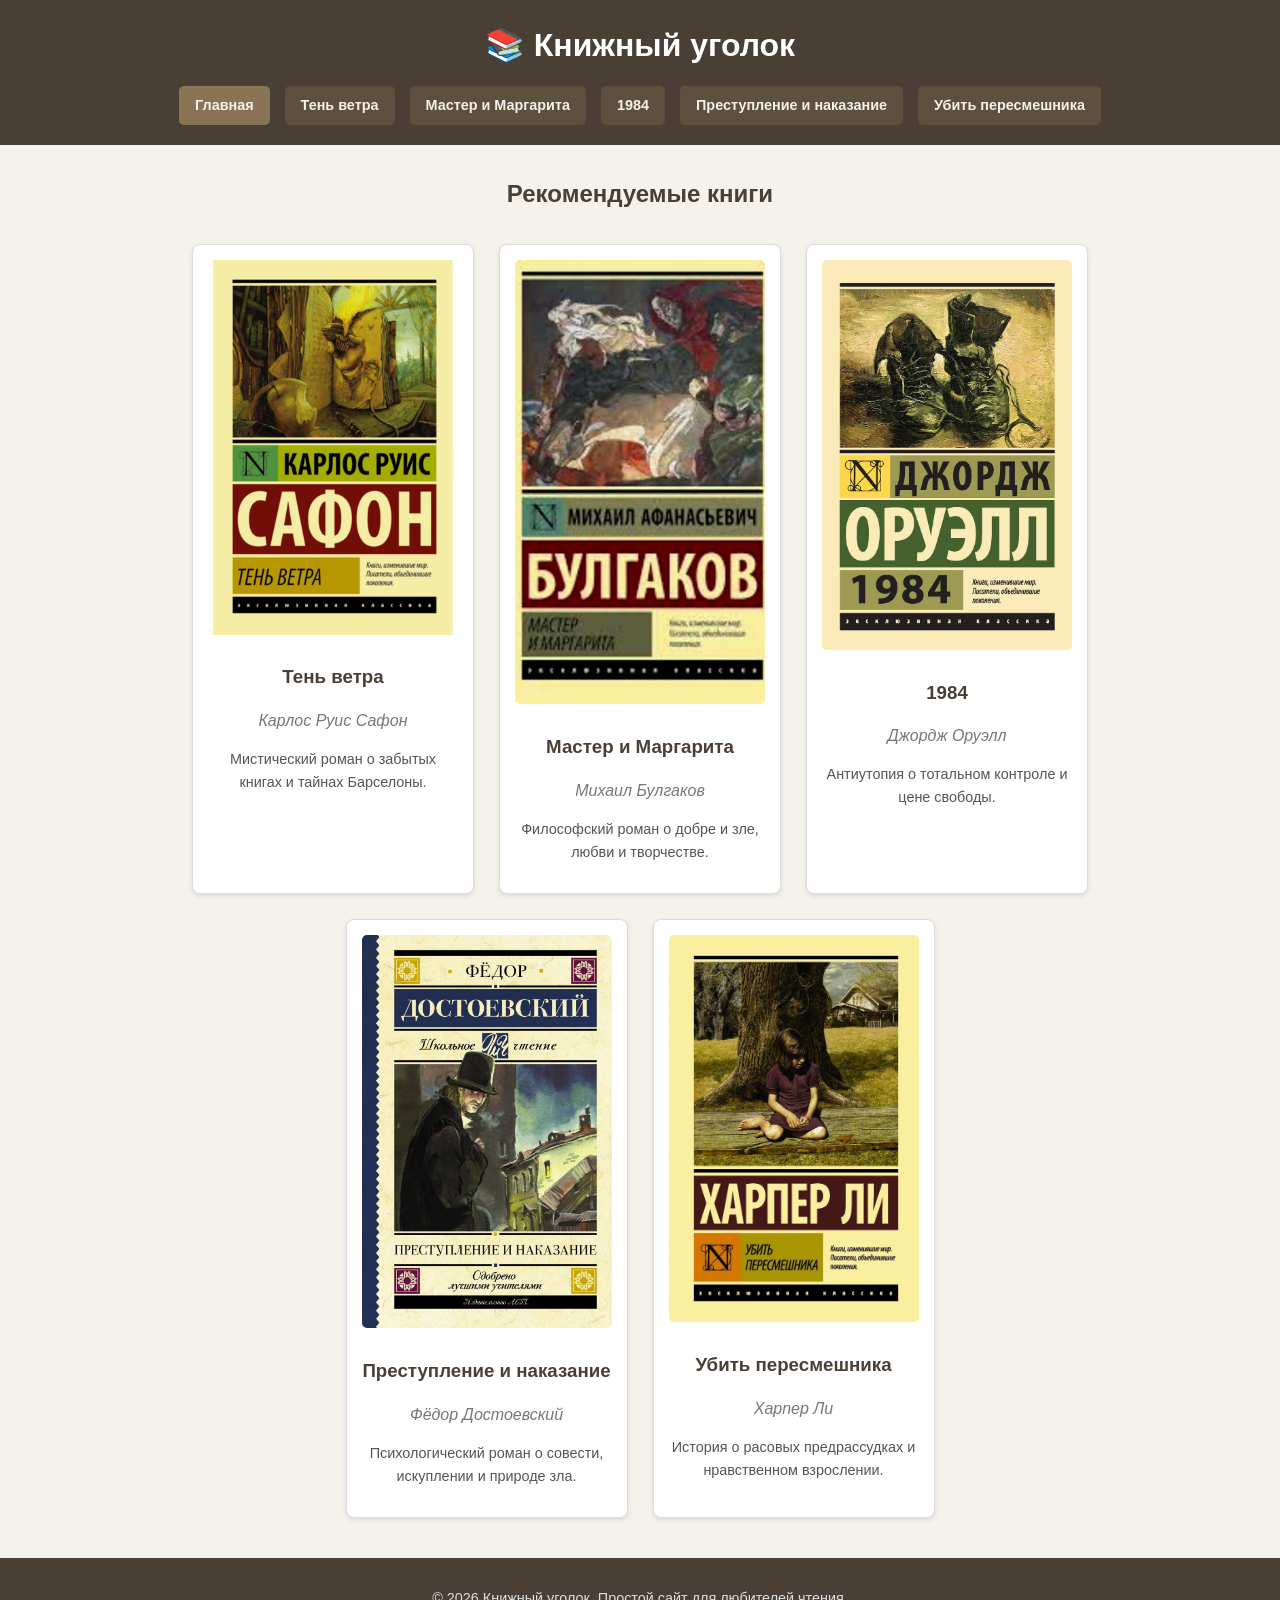
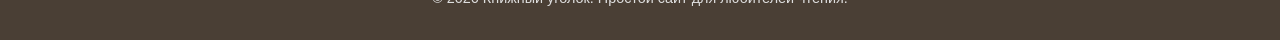
<file: index.html>
<!DOCTYPE html>
<html lang="ru">
<head>
    <meta charset="UTF-8">
    <meta name="viewport" content="width=device-width, initial-scale=1.0">
    <title>Главная | Книжный уголок</title>
    <link rel="stylesheet" href="style.css">
</head>
<body>
    <header class="site-header">
        <h1 class="site-title">📚 Книжный уголок</h1>
        <nav class="main-nav">
            <a href="index.html" class="nav-link active">Главная</a>
            <a href="book1.html" class="nav-link">Тень ветра</a>
            <a href="book2.html" class="nav-link">Мастер и Маргарита</a>
            <a href="book3.html" class="nav-link">1984</a>
            <a href="book4.html" class="nav-link">Преступление и наказание</a>
            <a href="book5.html" class="nav-link">Убить пересмешника</a>
        </nav>
    </header>

    <main class="container">
        <section class="book-list">
            <h2>Рекомендуемые книги</h2>
            <div class="books-grid">
                <!-- Карточка 1 -->
                <a href="book1.html" class="book-card">
                    <img src="images/book1.jpg" alt="Обложка Тень ветра">
                    <h3>Тень ветра</h3>
                    <p class="author">Карлос Руис Сафон</p>
                    <p class="description">Мистический роман о забытых книгах и тайнах Барселоны.</p>
                </a>
                <!-- Карточка 2 -->
                <a href="book2.html" class="book-card">
                    <img src="images/book2.jpg" alt="Обложка Мастер и Маргарита">
                    <h3>Мастер и Маргарита</h3>
                    <p class="author">Михаил Булгаков</p>
                    <p class="description">Философский роман о добре и зле, любви и творчестве.</p>
                </a>
                <!-- Карточка 3 -->
                <a href="book3.html" class="book-card">
                    <img src="images/book3.jpg" alt="Обложка 1984">
                    <h3>1984</h3>
                    <p class="author">Джордж Оруэлл</p>
                    <p class="description">Антиутопия о тотальном контроле и цене свободы.</p>
                </a>
                <!-- Карточка 4 -->
                <a href="book4.html" class="book-card">
                    <img src="images/book4.jpg" alt="Обложка Преступление и наказание">
                    <h3>Преступление и наказание</h3>
                    <p class="author">Фёдор Достоевский</p>
                    <p class="description">Психологический роман о совести, искуплении и природе зла.</p>
                </a>
                <!-- Карточка 5 -->
                <a href="book5.html" class="book-card">
                    <img src="images/book5.jpg" alt="Обложка Убить пересмешника">
                    <h3>Убить пересмешника</h3>
                    <p class="author">Харпер Ли</p>
                    <p class="description">История о расовых предрассудках и нравственном взрослении.</p>
                </a>
            </div>
        </section>
    </main>

    <footer class="site-footer">
        <p>© 2026 Книжный уголок. Простой сайт для любителей чтения.</p>
    </footer>
</body>
</html>
</file>
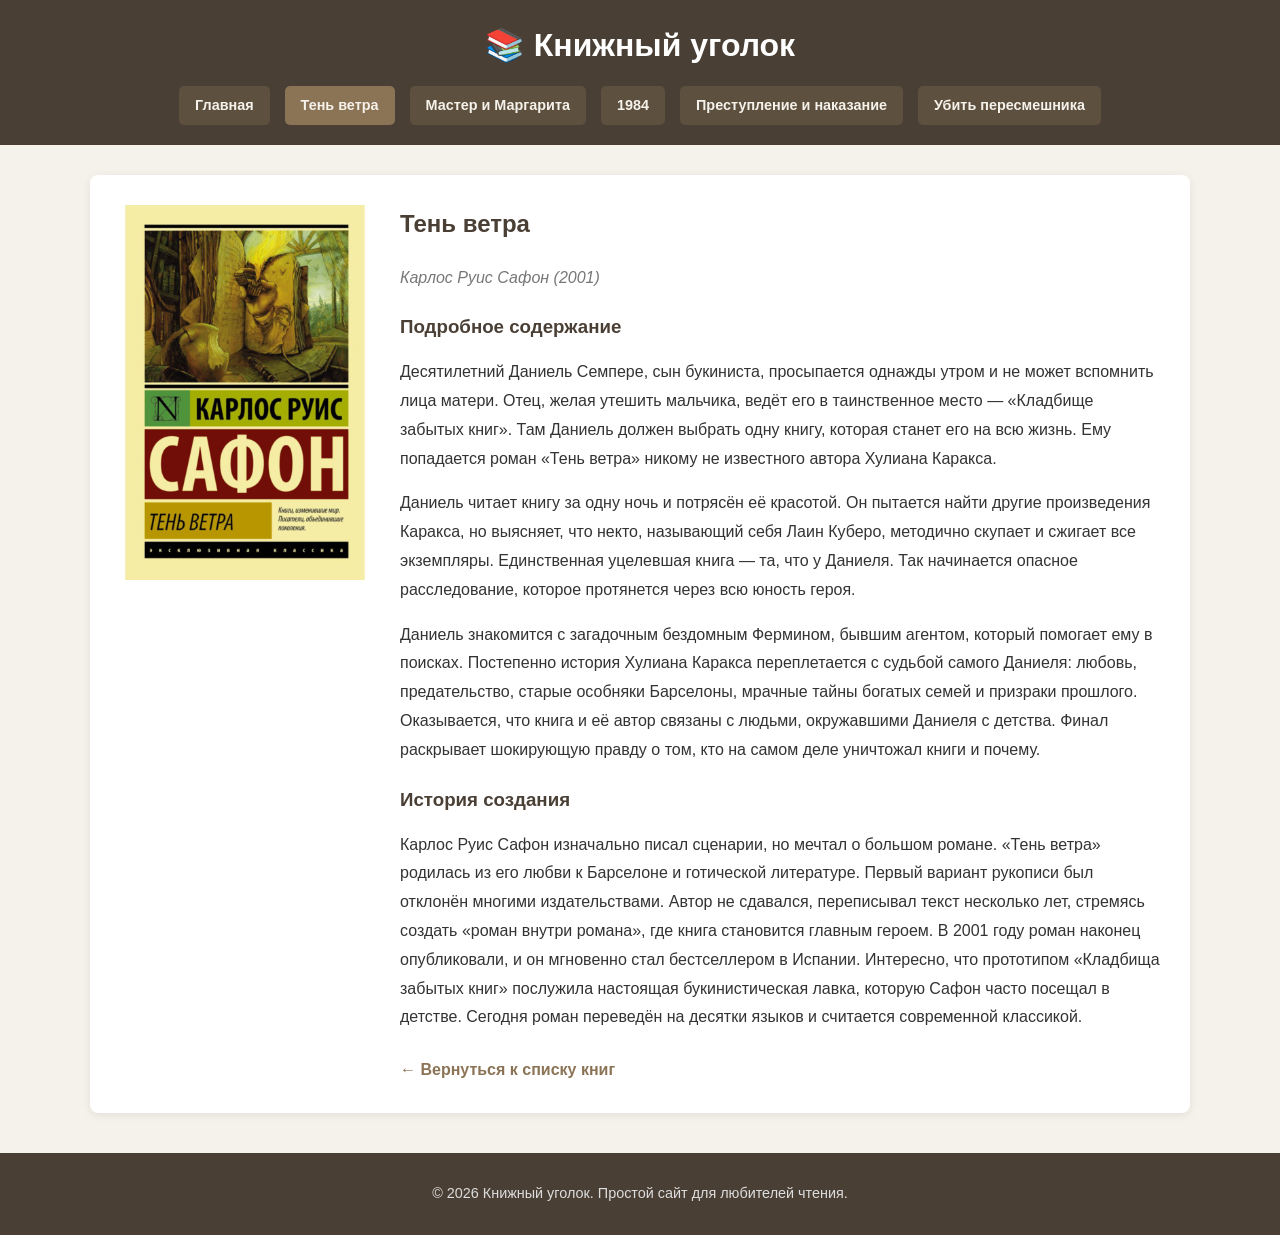
<file: book1.html>
<!DOCTYPE html>
<html lang="ru">
<head>
    <meta charset="UTF-8">
    <meta name="viewport" content="width=device-width, initial-scale=1.0">
    <title>Тень ветра | Книжный уголок</title>
    <link rel="stylesheet" href="style.css">
</head>
<body>
    <header class="site-header">
        <h1 class="site-title">📚 Книжный уголок</h1>
        <nav class="main-nav">
            <a href="index.html" class="nav-link">Главная</a>
            <a href="book1.html" class="nav-link active">Тень ветра</a>
            <a href="book2.html" class="nav-link">Мастер и Маргарита</a>
            <a href="book3.html" class="nav-link">1984</a>
            <a href="book4.html" class="nav-link">Преступление и наказание</a>
            <a href="book5.html" class="nav-link">Убить пересмешника</a>
        </nav>
    </header>

    <main class="container">
        <article class="book-detail">
            <img src="images/book1.jpg" alt="Обложка Тень ветра" class="book-cover">
            <div class="book-info">
                <h2>Тень ветра</h2>
                <p class="author">Карлос Руис Сафон (2001)</p>
                
                <h3>Подробное содержание</h3>
                <p>Десятилетний Даниель Семпере, сын букиниста, просыпается однажды утром и не может вспомнить лица матери. Отец, желая утешить мальчика, ведёт его в таинственное место — «Кладбище забытых книг». Там Даниель должен выбрать одну книгу, которая станет его на всю жизнь. Ему попадается роман «Тень ветра» никому не известного автора Хулиана Каракса.</p>
                <p>Даниель читает книгу за одну ночь и потрясён её красотой. Он пытается найти другие произведения Каракса, но выясняет, что некто, называющий себя Лаин Куберо, методично скупает и сжигает все экземпляры. Единственная уцелевшая книга — та, что у Даниеля. Так начинается опасное расследование, которое протянется через всю юность героя.</p>
                <p>Даниель знакомится с загадочным бездомным Фермином, бывшим агентом, который помогает ему в поисках. Постепенно история Хулиана Каракса переплетается с судьбой самого Даниеля: любовь, предательство, старые особняки Барселоны, мрачные тайны богатых семей и призраки прошлого. Оказывается, что книга и её автор связаны с людьми, окружавшими Даниеля с детства. Финал раскрывает шокирующую правду о том, кто на самом деле уничтожал книги и почему.</p>

                <h3>История создания</h3>
                <p>Карлос Руис Сафон изначально писал сценарии, но мечтал о большом романе. «Тень ветра» родилась из его любви к Барселоне и готической литературе. Первый вариант рукописи был отклонён многими издательствами. Автор не сдавался, переписывал текст несколько лет, стремясь создать «роман внутри романа», где книга становится главным героем. В 2001 году роман наконец опубликовали, и он мгновенно стал бестселлером в Испании. Интересно, что прототипом «Кладбища забытых книг» послужила настоящая букинистическая лавка, которую Сафон часто посещал в детстве. Сегодня роман переведён на десятки языков и считается современной классикой.</p>

                <a href="index.html" class="back-link">← Вернуться к списку книг</a>
            </div>
        </article>
    </main>

    <footer class="site-footer">
        <p>© 2026 Книжный уголок. Простой сайт для любителей чтения.</p>
    </footer>
</body>
</html>
</file>
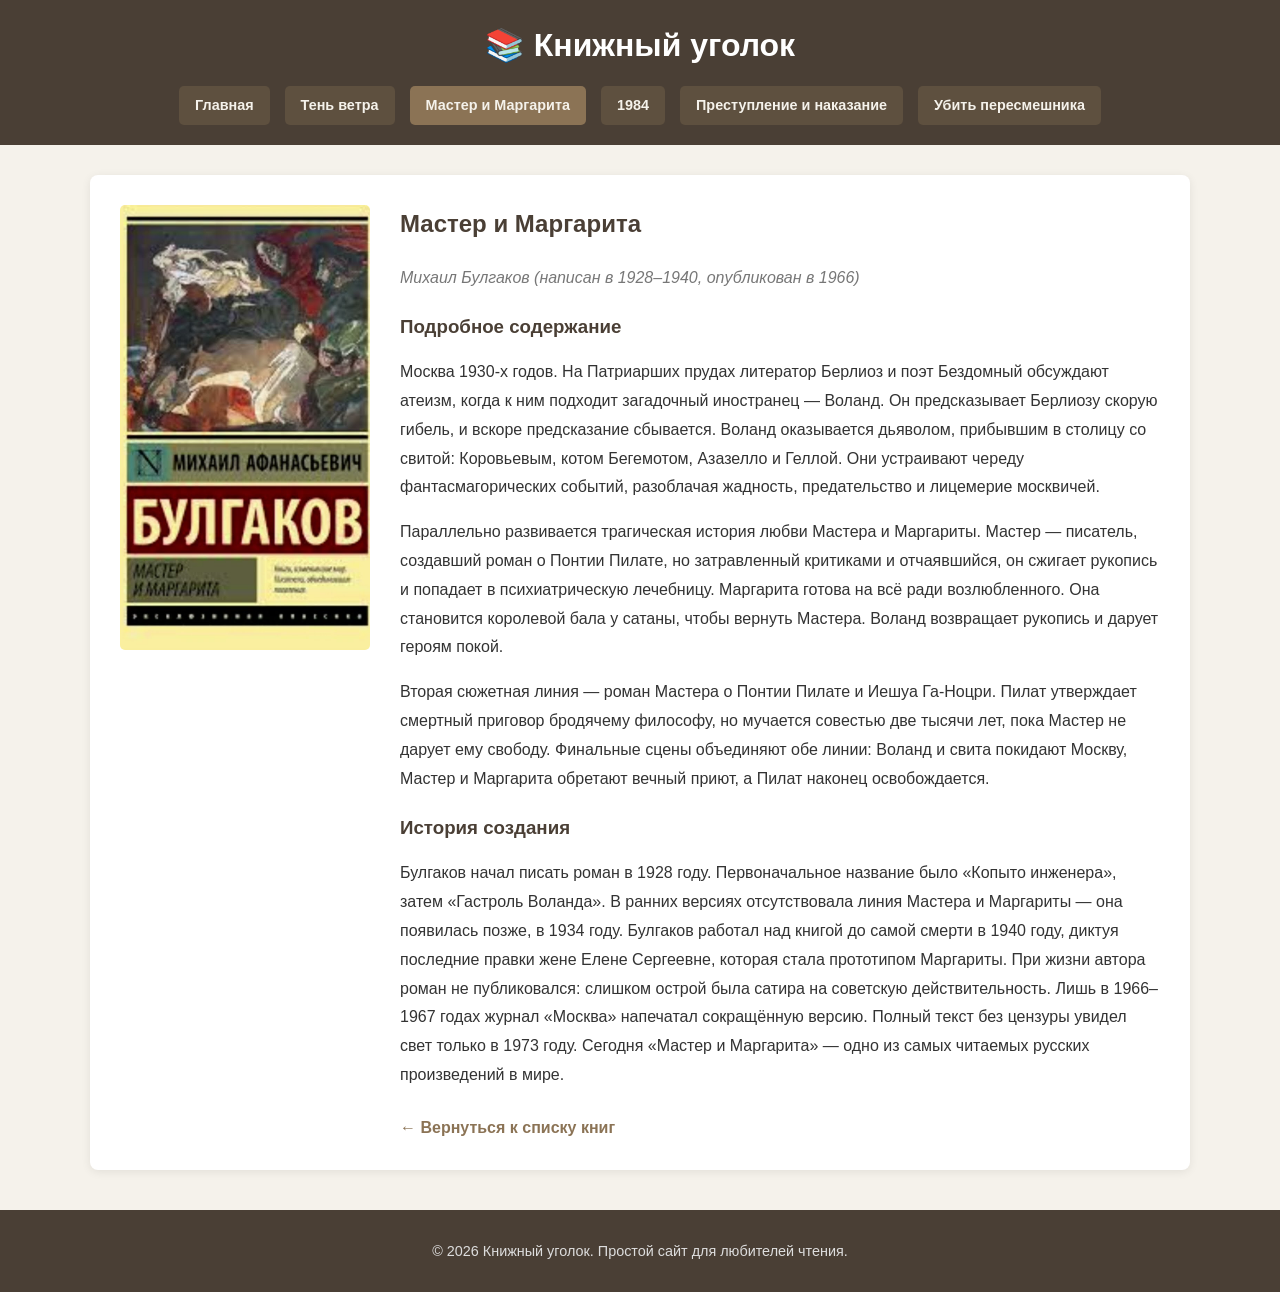
<file: book2.html>
<!DOCTYPE html>
<html lang="ru">
<head>
    <meta charset="UTF-8">
    <meta name="viewport" content="width=device-width, initial-scale=1.0">
    <title>Мастер и Маргарита | Книжный уголок</title>
    <link rel="stylesheet" href="style.css">
</head>
<body>
    <header class="site-header">
        <h1 class="site-title">📚 Книжный уголок</h1>
        <nav class="main-nav">
            <a href="index.html" class="nav-link">Главная</a>
            <a href="book1.html" class="nav-link">Тень ветра</a>
            <a href="book2.html" class="nav-link active">Мастер и Маргарита</a>
            <a href="book3.html" class="nav-link">1984</a>
            <a href="book4.html" class="nav-link">Преступление и наказание</a>
            <a href="book5.html" class="nav-link">Убить пересмешника</a>
        </nav>
    </header>

    <main class="container">
        <article class="book-detail">
            <img src="images/book2.jpg" alt="Обложка Мастер и Маргарита" class="book-cover">
            <div class="book-info">
                <h2>Мастер и Маргарита</h2>
                <p class="author">Михаил Булгаков (написан в 1928–1940, опубликован в 1966)</p>

                <h3>Подробное содержание</h3>
                <p>Москва 1930‑х годов. На Патриарших прудах литератор Берлиоз и поэт Бездомный обсуждают атеизм, когда к ним подходит загадочный иностранец — Воланд. Он предсказывает Берлиозу скорую гибель, и вскоре предсказание сбывается. Воланд оказывается дьяволом, прибывшим в столицу со свитой: Коровьевым, котом Бегемотом, Азазелло и Геллой. Они устраивают череду фантасмагорических событий, разоблачая жадность, предательство и лицемерие москвичей.</p>
                <p>Параллельно развивается трагическая история любви Мастера и Маргариты. Мастер — писатель, создавший роман о Понтии Пилате, но затравленный критиками и отчаявшийся, он сжигает рукопись и попадает в психиатрическую лечебницу. Маргарита готова на всё ради возлюбленного. Она становится королевой бала у сатаны, чтобы вернуть Мастера. Воланд возвращает рукопись и дарует героям покой.</p>
                <p>Вторая сюжетная линия — роман Мастера о Понтии Пилате и Иешуа Га-Ноцри. Пилат утверждает смертный приговор бродячему философу, но мучается совестью две тысячи лет, пока Мастер не дарует ему свободу. Финальные сцены объединяют обе линии: Воланд и свита покидают Москву, Мастер и Маргарита обретают вечный приют, а Пилат наконец освобождается.</p>

                <h3>История создания</h3>
                <p>Булгаков начал писать роман в 1928 году. Первоначальное название было «Копыто инженера», затем «Гастроль Воланда». В ранних версиях отсутствовала линия Мастера и Маргариты — она появилась позже, в 1934 году. Булгаков работал над книгой до самой смерти в 1940 году, диктуя последние правки жене Елене Сергеевне, которая стала прототипом Маргариты. При жизни автора роман не публиковался: слишком острой была сатира на советскую действительность. Лишь в 1966–1967 годах журнал «Москва» напечатал сокращённую версию. Полный текст без цензуры увидел свет только в 1973 году. Сегодня «Мастер и Маргарита» — одно из самых читаемых русских произведений в мире.</p>

                <a href="index.html" class="back-link">← Вернуться к списку книг</a>
            </div>
        </article>
    </main>

    <footer class="site-footer">
        <p>© 2026 Книжный уголок. Простой сайт для любителей чтения.</p>
    </footer>
</body>
</html>
</file>
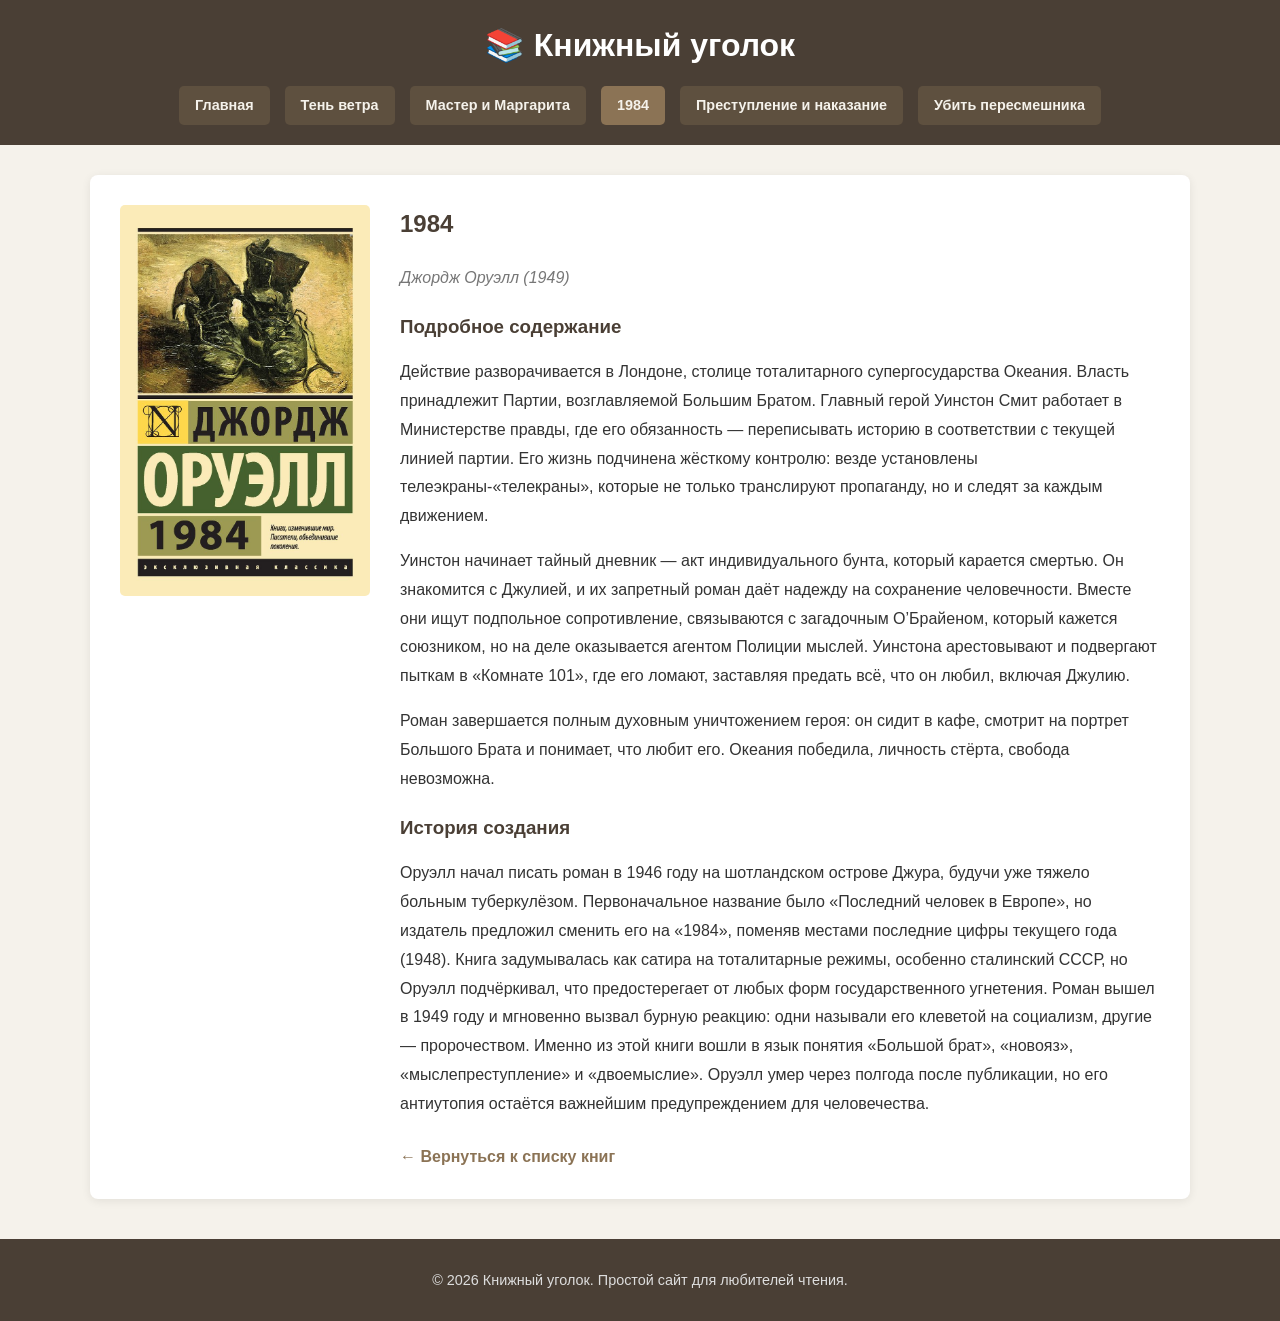
<file: book3.html>
<!DOCTYPE html>
<html lang="ru">
<head>
    <meta charset="UTF-8">
    <meta name="viewport" content="width=device-width, initial-scale=1.0">
    <title>1984 | Книжный уголок</title>
    <link rel="stylesheet" href="style.css">
</head>
<body>
    <header class="site-header">
        <h1 class="site-title">📚 Книжный уголок</h1>
        <nav class="main-nav">
            <a href="index.html" class="nav-link">Главная</a>
            <a href="book1.html" class="nav-link">Тень ветра</a>
            <a href="book2.html" class="nav-link">Мастер и Маргарита</a>
            <a href="book3.html" class="nav-link active">1984</a>
            <a href="book4.html" class="nav-link">Преступление и наказание</a>
            <a href="book5.html" class="nav-link">Убить пересмешника</a>
        </nav>
    </header>

    <main class="container">
        <article class="book-detail">
            <img src="images/book3.jpg" alt="Обложка 1984" class="book-cover">
            <div class="book-info">
                <h2>1984</h2>
                <p class="author">Джордж Оруэлл (1949)</p>

                <h3>Подробное содержание</h3>
                <p>Действие разворачивается в Лондоне, столице тоталитарного супергосударства Океания. Власть принадлежит Партии, возглавляемой Большим Братом. Главный герой Уинстон Смит работает в Министерстве правды, где его обязанность — переписывать историю в соответствии с текущей линией партии. Его жизнь подчинена жёсткому контролю: везде установлены телеэкраны‑«телекраны», которые не только транслируют пропаганду, но и следят за каждым движением.</p>
                <p>Уинстон начинает тайный дневник — акт индивидуального бунта, который карается смертью. Он знакомится с Джулией, и их запретный роман даёт надежду на сохранение человечности. Вместе они ищут подпольное сопротивление, связываются с загадочным О’Брайеном, который кажется союзником, но на деле оказывается агентом Полиции мыслей. Уинстона арестовывают и подвергают пыткам в «Комнате 101», где его ломают, заставляя предать всё, что он любил, включая Джулию.</p>
                <p>Роман завершается полным духовным уничтожением героя: он сидит в кафе, смотрит на портрет Большого Брата и понимает, что любит его. Океания победила, личность стёрта, свобода невозможна.</p>

                <h3>История создания</h3>
                <p>Оруэлл начал писать роман в 1946 году на шотландском острове Джура, будучи уже тяжело больным туберкулёзом. Первоначальное название было «Последний человек в Европе», но издатель предложил сменить его на «1984», поменяв местами последние цифры текущего года (1948). Книга задумывалась как сатира на тоталитарные режимы, особенно сталинский СССР, но Оруэлл подчёркивал, что предостерегает от любых форм государственного угнетения. Роман вышел в 1949 году и мгновенно вызвал бурную реакцию: одни называли его клеветой на социализм, другие — пророчеством. Именно из этой книги вошли в язык понятия «Большой брат», «новояз», «мыслепреступление» и «двоемыслие». Оруэлл умер через полгода после публикации, но его антиутопия остаётся важнейшим предупреждением для человечества.</p>

                <a href="index.html" class="back-link">← Вернуться к списку книг</a>
            </div>
        </article>
    </main>

    <footer class="site-footer">
        <p>© 2026 Книжный уголок. Простой сайт для любителей чтения.</p>
    </footer>
</body>
</html>
</file>
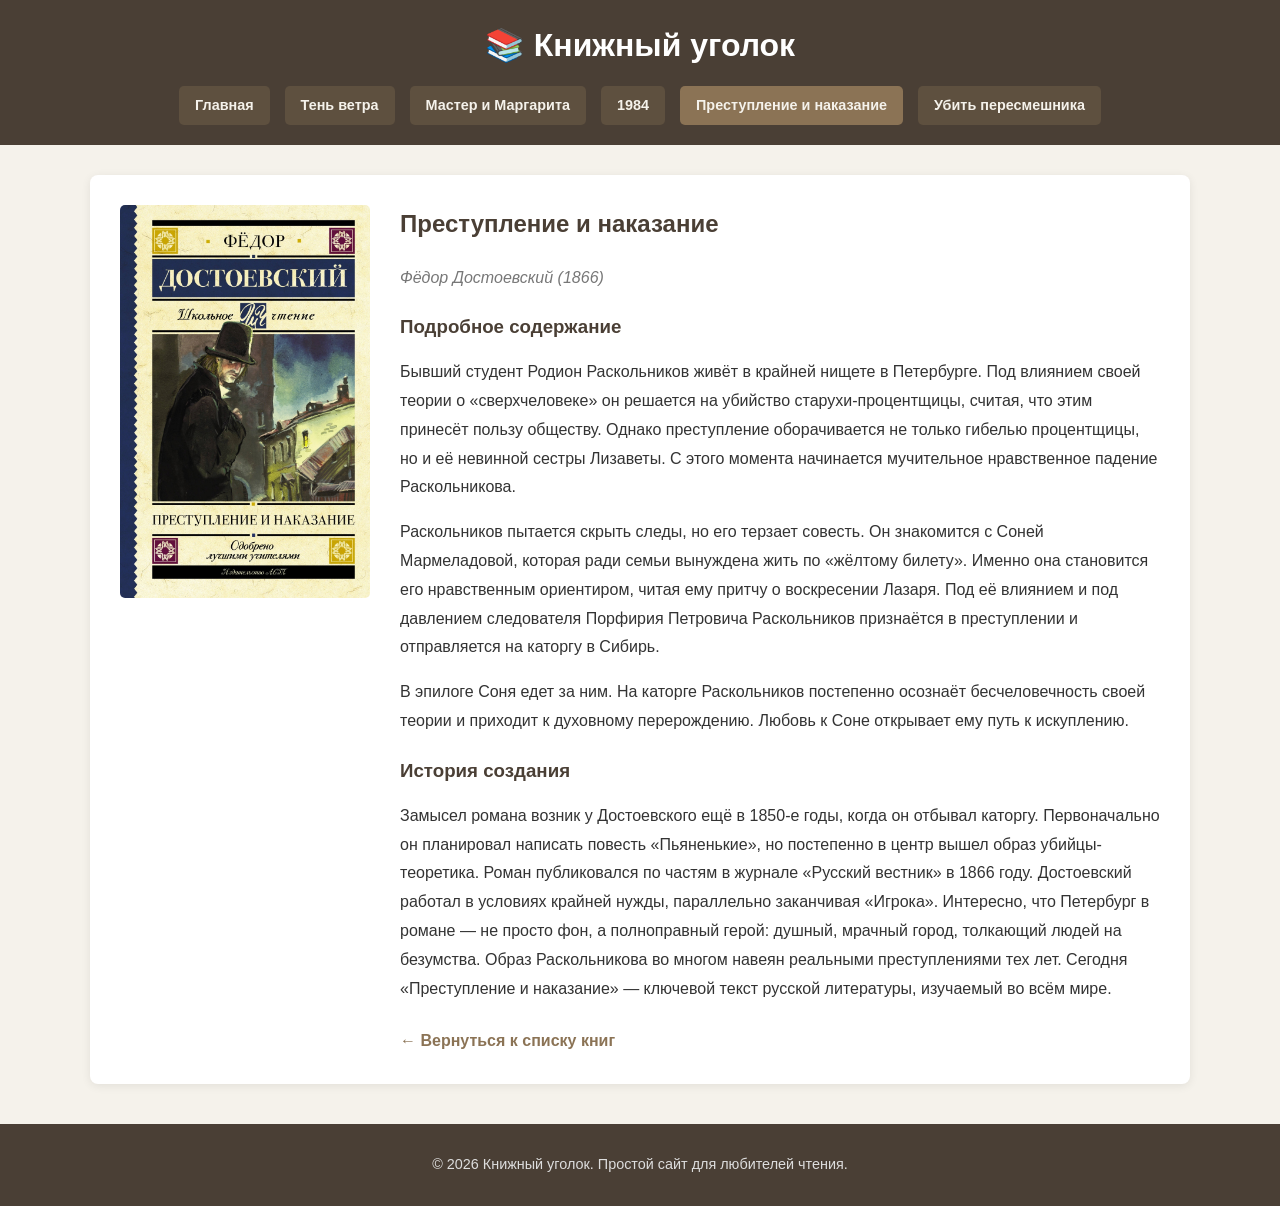
<file: book4.html>
<!DOCTYPE html>
<html lang="ru">
<head>
    <meta charset="UTF-8">
    <meta name="viewport" content="width=device-width, initial-scale=1.0">
    <title>Преступление и наказание | Книжный уголок</title>
    <link rel="stylesheet" href="style.css">
</head>
<body>
    <header class="site-header">
        <h1 class="site-title">📚 Книжный уголок</h1>
        <nav class="main-nav">
            <a href="index.html" class="nav-link">Главная</a>
            <a href="book1.html" class="nav-link">Тень ветра</a>
            <a href="book2.html" class="nav-link">Мастер и Маргарита</a>
            <a href="book3.html" class="nav-link">1984</a>
            <a href="book4.html" class="nav-link active">Преступление и наказание</a>
            <a href="book5.html" class="nav-link">Убить пересмешника</a>
        </nav>
    </header>

    <main class="container">
        <article class="book-detail">
            <img src="images/book4.jpg" alt="Обложка Преступление и наказание" class="book-cover">
            <div class="book-info">
                <h2>Преступление и наказание</h2>
                <p class="author">Фёдор Достоевский (1866)</p>

                <h3>Подробное содержание</h3>
                <p>Бывший студент Родион Раскольников живёт в крайней нищете в Петербурге. Под влиянием своей теории о «сверхчеловеке» он решается на убийство старухи-процентщицы, считая, что этим принесёт пользу обществу. Однако преступление оборачивается не только гибелью процентщицы, но и её невинной сестры Лизаветы. С этого момента начинается мучительное нравственное падение Раскольникова.</p>
                <p>Раскольников пытается скрыть следы, но его терзает совесть. Он знакомится с Соней Мармеладовой, которая ради семьи вынуждена жить по «жёлтому билету». Именно она становится его нравственным ориентиром, читая ему притчу о воскресении Лазаря. Под её влиянием и под давлением следователя Порфирия Петровича Раскольников признаётся в преступлении и отправляется на каторгу в Сибирь.</p>
                <p>В эпилоге Соня едет за ним. На каторге Раскольников постепенно осознаёт бесчеловечность своей теории и приходит к духовному перерождению. Любовь к Соне открывает ему путь к искуплению.</p>

                <h3>История создания</h3>
                <p>Замысел романа возник у Достоевского ещё в 1850‑е годы, когда он отбывал каторгу. Первоначально он планировал написать повесть «Пьяненькие», но постепенно в центр вышел образ убийцы-теоретика. Роман публиковался по частям в журнале «Русский вестник» в 1866 году. Достоевский работал в условиях крайней нужды, параллельно заканчивая «Игрока». Интересно, что Петербург в романе — не просто фон, а полноправный герой: душный, мрачный город, толкающий людей на безумства. Образ Раскольникова во многом навеян реальными преступлениями тех лет. Сегодня «Преступление и наказание» — ключевой текст русской литературы, изучаемый во всём мире.</p>

                <a href="index.html" class="back-link">← Вернуться к списку книг</a>
            </div>
        </article>
    </main>

    <footer class="site-footer">
        <p>© 2026 Книжный уголок. Простой сайт для любителей чтения.</p>
    </footer>
</body>
</html>
</file>
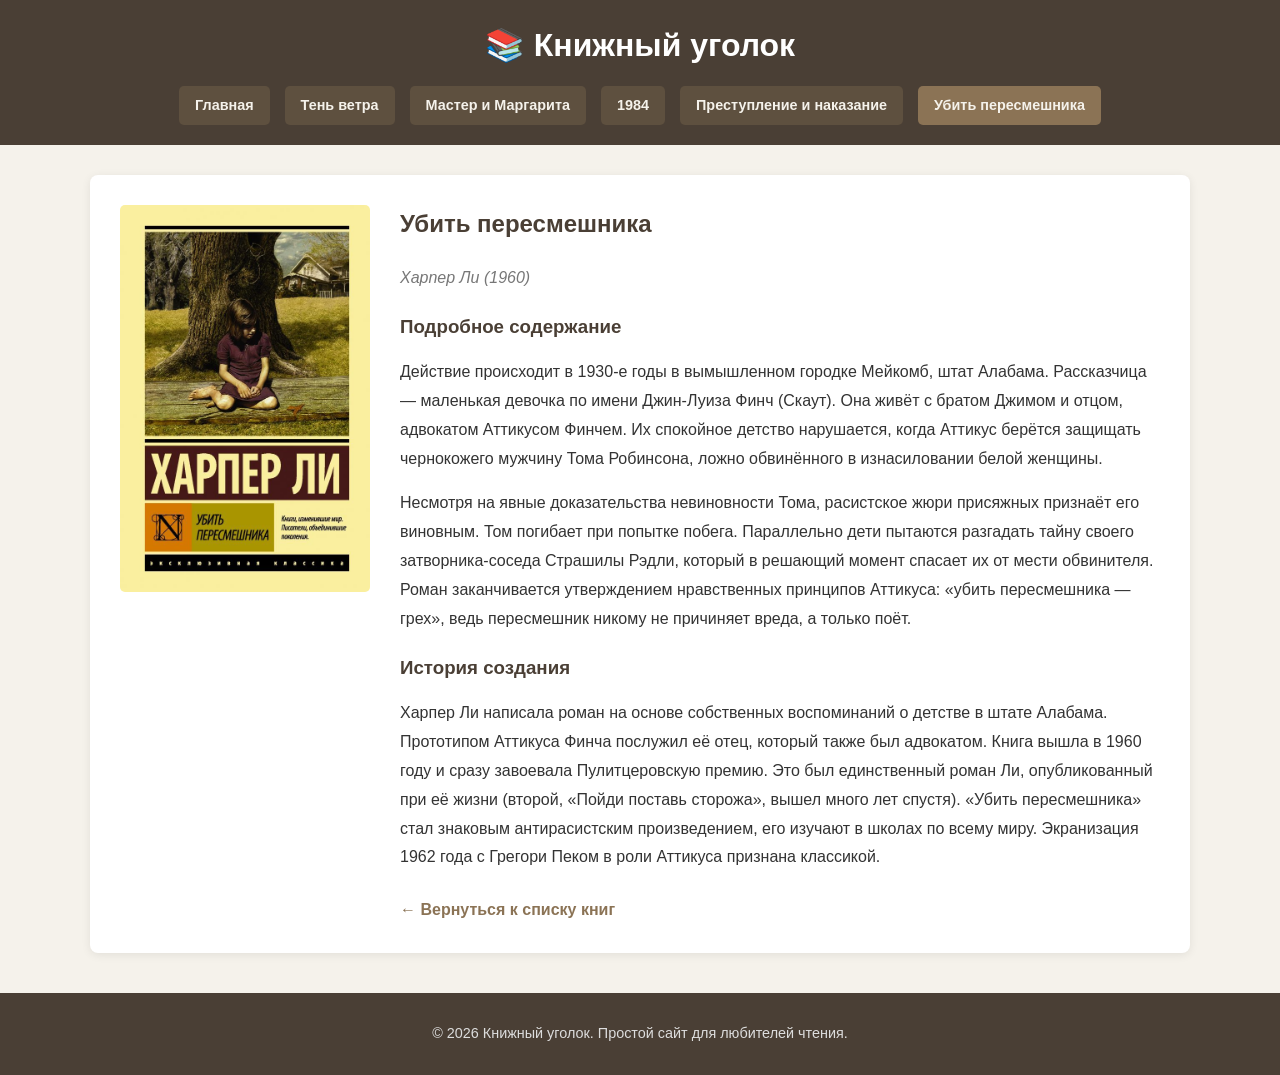
<file: book5.html>
<!DOCTYPE html>
<html lang="ru">
<head>
    <meta charset="UTF-8">
    <meta name="viewport" content="width=device-width, initial-scale=1.0">
    <title>Убить пересмешника | Книжный уголок</title>
    <link rel="stylesheet" href="style.css">
</head>
<body>
    <header class="site-header">
        <h1 class="site-title">📚 Книжный уголок</h1>
        <nav class="main-nav">
            <a href="index.html" class="nav-link">Главная</a>
            <a href="book1.html" class="nav-link">Тень ветра</a>
            <a href="book2.html" class="nav-link">Мастер и Маргарита</a>
            <a href="book3.html" class="nav-link">1984</a>
            <a href="book4.html" class="nav-link">Преступление и наказание</a>
            <a href="book5.html" class="nav-link active">Убить пересмешника</a>
        </nav>
    </header>

    <main class="container">
        <article class="book-detail">
            <img src="images/book5.jpg" alt="Обложка Убить пересмешника" class="book-cover">
            <div class="book-info">
                <h2>Убить пересмешника</h2>
                <p class="author">Харпер Ли (1960)</p>

                <h3>Подробное содержание</h3>
                <p>Действие происходит в 1930‑е годы в вымышленном городке Мейкомб, штат Алабама. Рассказчица — маленькая девочка по имени Джин-Луиза Финч (Скаут). Она живёт с братом Джимом и отцом, адвокатом Аттикусом Финчем. Их спокойное детство нарушается, когда Аттикус берётся защищать чернокожего мужчину Тома Робинсона, ложно обвинённого в изнасиловании белой женщины.</p>
                <p>Несмотря на явные доказательства невиновности Тома, расистское жюри присяжных признаёт его виновным. Том погибает при попытке побега. Параллельно дети пытаются разгадать тайну своего затворника-соседа Страшилы Рэдли, который в решающий момент спасает их от мести обвинителя. Роман заканчивается утверждением нравственных принципов Аттикуса: «убить пересмешника — грех», ведь пересмешник никому не причиняет вреда, а только поёт.</p>

                <h3>История создания</h3>
                <p>Харпер Ли написала роман на основе собственных воспоминаний о детстве в штате Алабама. Прототипом Аттикуса Финча послужил её отец, который также был адвокатом. Книга вышла в 1960 году и сразу завоевала Пулитцеровскую премию. Это был единственный роман Ли, опубликованный при её жизни (второй, «Пойди поставь сторожа», вышел много лет спустя). «Убить пересмешника» стал знаковым антирасистским произведением, его изучают в школах по всему миру. Экранизация 1962 года с Грегори Пеком в роли Аттикуса признана классикой.</p>

                <a href="index.html" class="back-link">← Вернуться к списку книг</a>
            </div>
        </article>
    </main>

    <footer class="site-footer">
        <p>© 2026 Книжный уголок. Простой сайт для любителей чтения.</p>
    </footer>
</body>
</html>
</file>
<file: style.css>
body {
    margin: 0;
    font-family: Arial, Helvetica, sans-serif;
    background-color: #f5f2eb;
    color: #333;
    line-height: 1.6;
}

.site-header {
    background-color: #4a3f35;
    color: white;
    padding: 20px 0;
    text-align: center;
}

.site-title {
    margin: 0 0 15px 0;
    font-size: 2em;
}

/* Навигация */
.main-nav {
    display: flex;
    justify-content: center;
    gap: 15px;
    flex-wrap: wrap;
}

.nav-link {
    color: #f5f2eb;
    text-decoration: none;
    padding: 8px 16px;
    background-color: #5e503f;
    border-radius: 5px;
    font-weight: bold;
    font-size: 0.9em;
    transition: background-color 0.2s;
}

.nav-link:hover {
    background-color: #7a6a55;
}

.nav-link.active {
    background-color: #8b7355;
    cursor: default;
}

/* Основной контейнер */
.container {
    max-width: 1100px;
    margin: 30px auto;
    padding: 0 20px;
}

.book-list h2 {
    text-align: center;
    margin-bottom: 30px;
    color: #4a3f35;
}

/* Сетка карточек */
.books-grid {
    display: flex;
    flex-wrap: wrap;
    justify-content: center;
    gap: 25px;
}

.book-card {
    display: block;
    background-color: white;
    border: 1px solid #ddd;
    border-radius: 8px;
    width: 250px;
    padding: 15px;
    text-align: center;
    text-decoration: none;
    color: #333;
    box-shadow: 0 2px 5px rgba(0,0,0,0.1);
    transition: transform 0.2s, box-shadow 0.2s;
}

.book-card:hover {
    transform: translateY(-5px);
    box-shadow: 0 5px 15px rgba(0,0,0,0.15);
}

.book-card img {
    width: 100%;
    height: auto;
    border-radius: 5px;
    margin-bottom: 10px;
}

.book-card h3 {
    margin: 10px 0 5px 0;
    color: #4a3f35;
}

.author {
    font-style: italic;
    color: #777;
    margin-bottom: 10px;
}

.description {
    font-size: 0.9em;
    color: #555;
}

/* Страница книги */
.book-detail {
    display: flex;
    flex-wrap: wrap;
    gap: 30px;
    background-color: white;
    padding: 30px;
    border-radius: 8px;
    box-shadow: 0 2px 10px rgba(0,0,0,0.08);
    align-items: flex-start;
}

.book-cover {
    width: 250px;
    max-width: 100%;
    border-radius: 5px;
    flex-shrink: 0;
}

.book-info {
    flex: 1;
    min-width: 250px;
}

.book-info h2 {
    margin-top: 0;
    color: #4a3f35;
}

.book-info h3 {
    margin: 20px 0 10px;
    color: #4a3f35;
}

.book-info p {
    line-height: 1.8;
    margin-bottom: 15px;
}

.back-link {
    display: inline-block;
    color: #8b7355;
    text-decoration: none;
    font-weight: bold;
    margin-top: 10px;
}

.back-link:hover {
    text-decoration: underline;
}

.site-footer {
    background-color: #4a3f35;
    color: #ddd;
    text-align: center;
    padding: 15px 0;
    margin-top: 40px;
    font-size: 0.9em;
}
</file>
